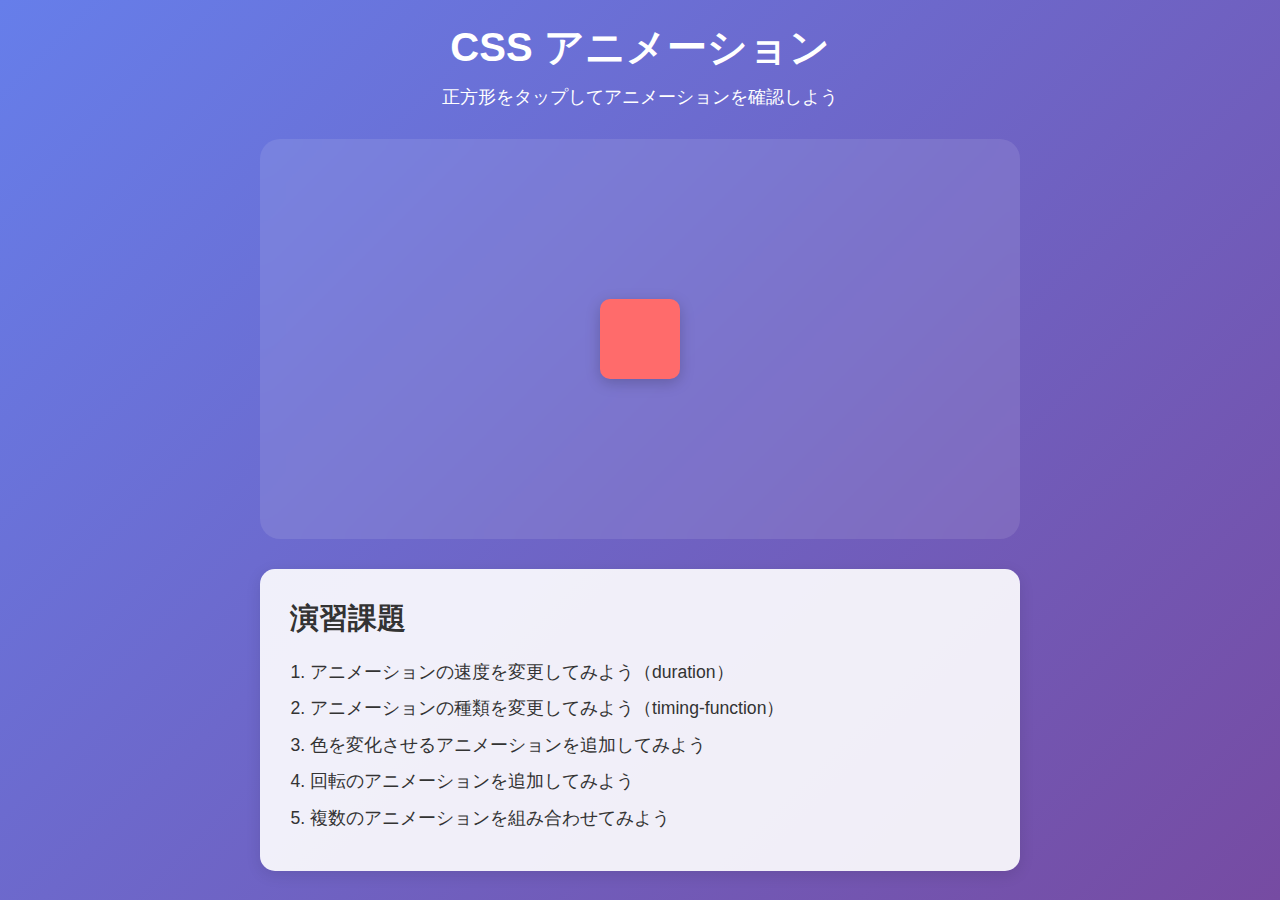
<file: index.html>
<!doctype html>
<html lang="ja">
    <head>
        <meta charset="UTF-8" />
        <meta name="viewport" content="width=device-width, initial-scale=1.0" />
        <title>CSS Animation 教材</title>
        <style>
            /* 基本スタイル - 編集不要 */
            * {
                margin: 0;
                padding: 0;
                box-sizing: border-box;
            }

            body {
                font-family: "Arial", sans-serif;
                background: linear-gradient(135deg, #667eea 0%, #764ba2 100%);
                min-height: 100vh;
                color: #333;
            }

            .container {
                max-width: 800px;
                margin: 0 auto;
                padding: 20px;
                text-align: center;
            }

            h1 {
                color: white;
                margin-bottom: 10px;
                font-size: 2.5rem;
            }

            p {
                color: white;
                margin-bottom: 30px;
                font-size: 1.1rem;
            }

            /* アニメーションエリア */
            .animation-area {
                display: flex;
                justify-content: center;
                align-items: center;
                height: 400px;
                background: rgba(255, 255, 255, 0.1);
                border-radius: 20px;
                backdrop-filter: blur(10px);
                margin-bottom: 30px;
            }

            /* 正方形の基本スタイル */
            .square {
                width: 80px;
                height: 80px;
                background-color: #ff6b6b;
                border-radius: 10px;
                cursor: pointer;
                transition: transform 0.1s ease;
                box-shadow: 0 4px 15px rgba(0, 0, 0, 0.2);
            }

            /* ホバー効果 */
            .square:hover {
                transform: scale(1.05);
            }

            /* 指示書のスタイル */
            .instructions {
                background: rgba(255, 255, 255, 0.9);
                padding: 30px;
                border-radius: 15px;
                text-align: left;
                box-shadow: 0 4px 15px rgba(0, 0, 0, 0.1);
            }

            .instructions h2 {
                margin-bottom: 20px;
                color: #333;
                font-size: 1.8rem;
            }

            .instructions ol {
                padding-left: 20px;
            }

            .instructions li {
                margin-bottom: 10px;
                font-size: 1.1rem;
                line-height: 1.5;
            }

            /* iPad最適化 */
            @media (max-width: 1024px) {
                .container {
                    padding: 25px;
                }
            }
        </style>
        <link rel="stylesheet" href="style.css" />
    </head>
    <body>
        <div class="container">
            <h1>CSS アニメーション</h1>
            <p>正方形をタップしてアニメーションを確認しよう</p>

            <div class="animation-area">
                <div class="square" id="animatedSquare"></div>
            </div>

            <div class="instructions">
                <h2>演習課題</h2>
                <ol>
                    <li>アニメーションの速度を変更してみよう（duration）</li>
                    <li>
                        アニメーションの種類を変更してみよう（timing-function）
                    </li>
                    <li>色を変化させるアニメーションを追加してみよう</li>
                    <li>回転のアニメーションを追加してみよう</li>
                    <li>複数のアニメーションを組み合わせてみよう</li>
                </ol>
            </div>
        </div>

        <script src="script.js"></script>
    </body>
</html>
</file>
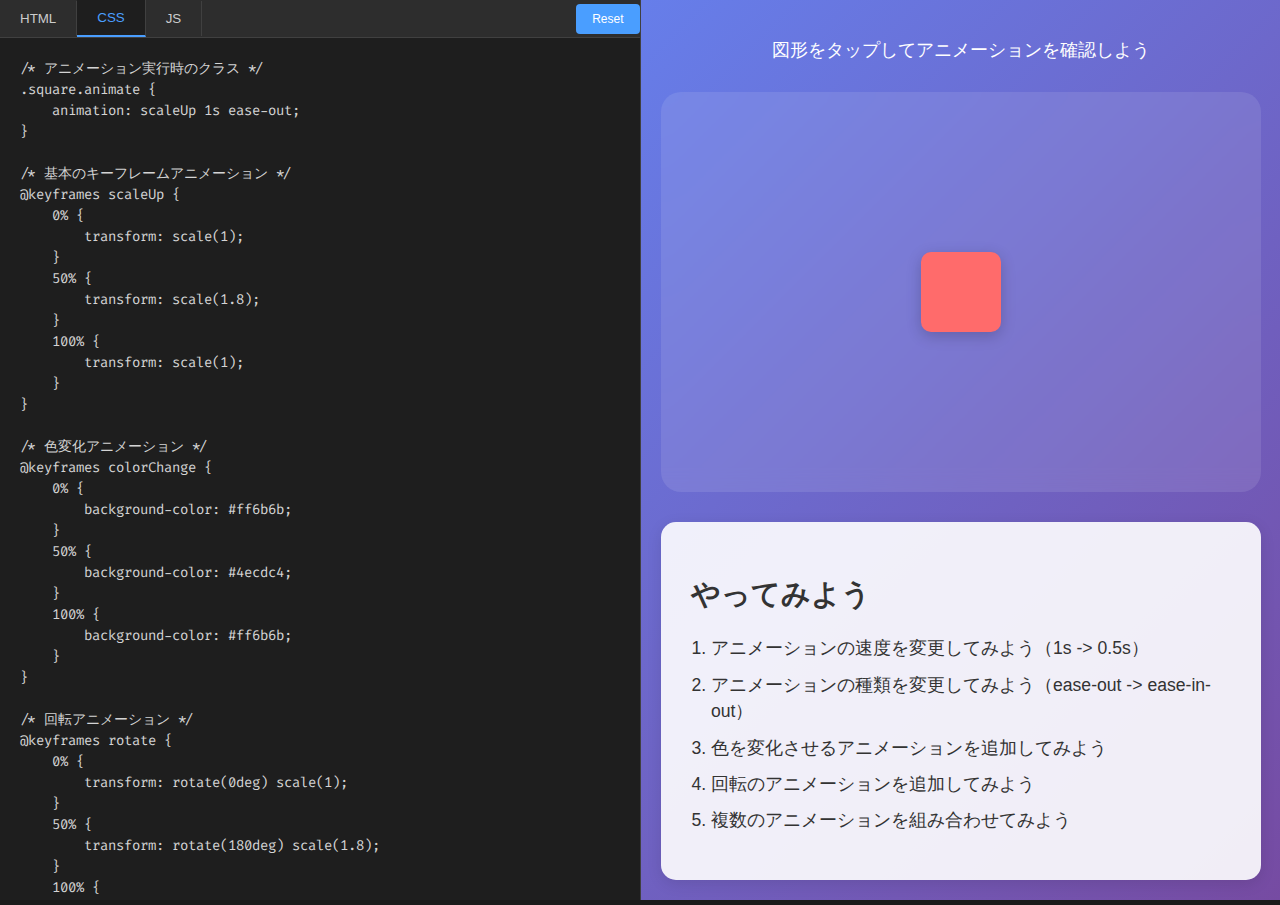
<file: editor/index.html>
<!doctype html>
<html lang="ja">
    <head>
        <meta charset="UTF-8" />
        <meta name="viewport" content="width=device-width, initial-scale=1.0" />
        <title>CSS Animation Simple Editor</title>
        <link rel="preconnect" href="https://fonts.googleapis.com" />
        <link rel="preconnect" href="https://fonts.gstatic.com" crossorigin />
        <link
            href="https://fonts.googleapis.com/css2?family=Fira+Code:wght@300;400;500;600;700&display=swap"
            rel="stylesheet"
        />
        <link rel="stylesheet" href="style.css" />
    </head>
    <body>
        <div class="main-container">
            <div class="editor-panel">
                <div class="tabs">
                    <button class="tab" onclick="switchTab('html')">
                        HTML
                    </button>
                    <button class="tab active" onclick="switchTab('css')">
                        CSS
                    </button>
                    <button class="tab" onclick="switchTab('js')">JS</button>
                    <button class="btn reset-btn" onclick="resetCode()">
                        Reset
                    </button>
                </div>

                <div class="editor-content">
                    <textarea
                        class="code-editor hidden"
                        id="htmlEditor"
                        spellcheck="false"
                    ></textarea>

                    <textarea
                        class="code-editor"
                        id="cssEditor"
                        spellcheck="false"
                    ></textarea>

                    <textarea
                        class="code-editor hidden"
                        id="jsEditor"
                        spellcheck="false"
                    ></textarea>
                </div>
            </div>

            <div class="preview-panel">
                <iframe class="preview-frame" id="preview"></iframe>
            </div>
        </div>

        <script src="templates.js"></script>
        <script src="script.js"></script>
    </body>
</html>
</file>
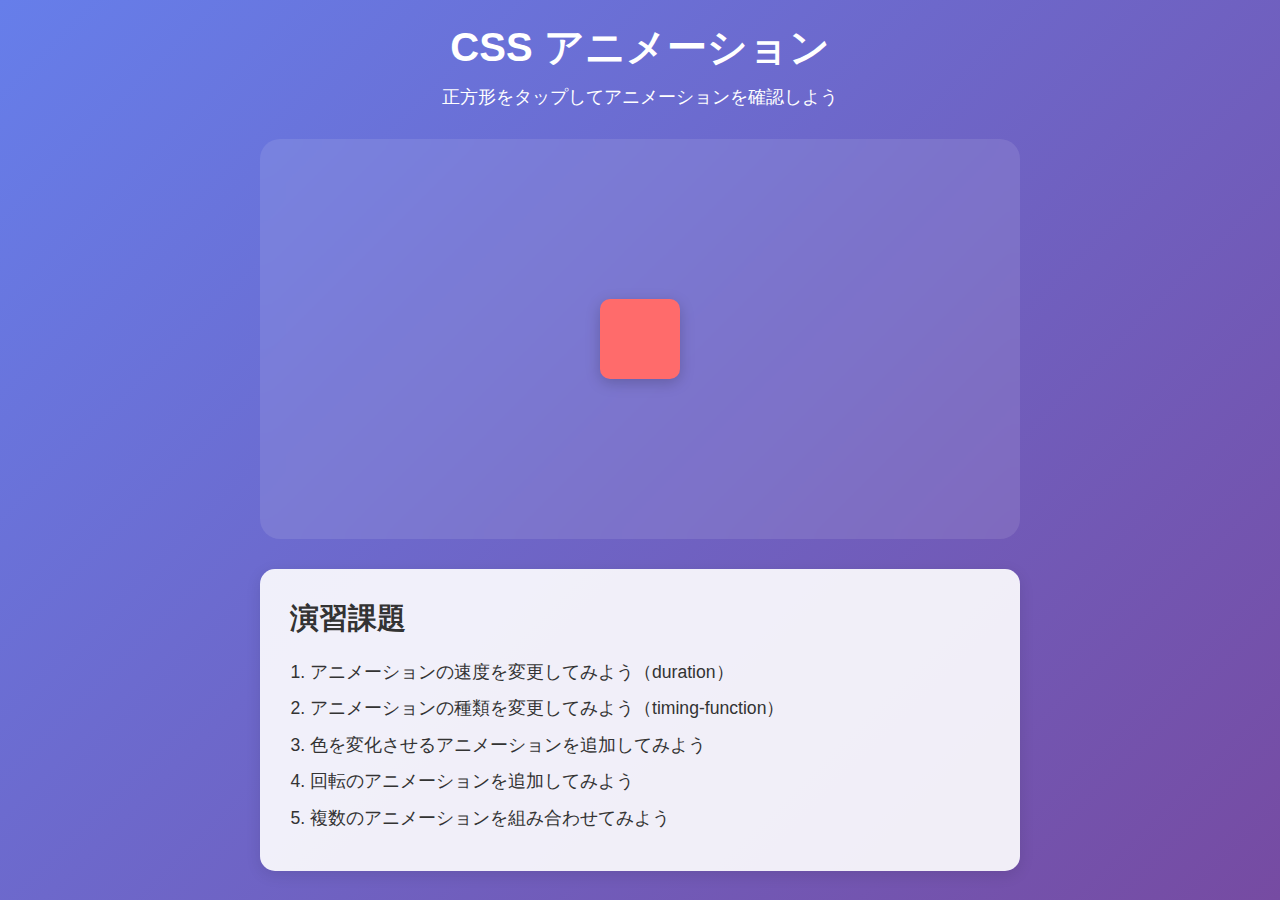
<file: static/index.html>
<!doctype html>
<html lang="ja">
    <head>
        <meta charset="UTF-8" />
        <meta name="viewport" content="width=device-width, initial-scale=1.0" />
        <title>CSS Animation</title>
        <style>
            /* 基本スタイル - 編集不要 */
            * {
                margin: 0;
                padding: 0;
                box-sizing: border-box;
            }

            body {
                font-family: "Arial", sans-serif;
                background: linear-gradient(135deg, #667eea 0%, #764ba2 100%);
                min-height: 100vh;
                color: #333;
            }

            .container {
                max-width: 800px;
                margin: 0 auto;
                padding: 20px;
                text-align: center;
            }

            h1 {
                color: white;
                margin-bottom: 10px;
                font-size: 2.5rem;
            }

            p {
                color: white;
                margin-bottom: 30px;
                font-size: 1.1rem;
            }

            /* アニメーションエリア */
            .animation-area {
                display: flex;
                justify-content: center;
                align-items: center;
                height: 400px;
                background: rgba(255, 255, 255, 0.1);
                border-radius: 20px;
                backdrop-filter: blur(10px);
                margin-bottom: 30px;
            }

            /* 正方形の基本スタイル */
            .square {
                width: 80px;
                height: 80px;
                background-color: #ff6b6b;
                border-radius: 10px;
                cursor: pointer;
                transition: transform 0.1s ease;
                box-shadow: 0 4px 15px rgba(0, 0, 0, 0.2);
            }

            /* ホバー効果 */
            .square:hover {
                transform: scale(1.05);
            }

            /* 指示書のスタイル */
            .instructions {
                background: rgba(255, 255, 255, 0.9);
                padding: 30px;
                border-radius: 15px;
                text-align: left;
                box-shadow: 0 4px 15px rgba(0, 0, 0, 0.1);
            }

            .instructions h2 {
                margin-bottom: 20px;
                color: #333;
                font-size: 1.8rem;
            }

            .instructions ol {
                padding-left: 20px;
            }

            .instructions li {
                margin-bottom: 10px;
                font-size: 1.1rem;
                line-height: 1.5;
            }

            /* iPad最適化 */
            @media (max-width: 1024px) {
                .container {
                    padding: 25px;
                }
            }
        </style>
        <link rel="stylesheet" href="style.css" />
    </head>
    <body>
        <div class="container">
            <h1>CSS アニメーション</h1>
            <p>正方形をタップしてアニメーションを確認しよう</p>

            <div class="animation-area">
                <div class="square" id="animatedSquare"></div>
            </div>

            <div class="instructions">
                <h2>演習課題</h2>
                <ol>
                    <li>アニメーションの速度を変更してみよう（duration）</li>
                    <li>
                        アニメーションの種類を変更してみよう（timing-function）
                    </li>
                    <li>色を変化させるアニメーションを追加してみよう</li>
                    <li>回転のアニメーションを追加してみよう</li>
                    <li>複数のアニメーションを組み合わせてみよう</li>
                </ol>
            </div>
        </div>

        <script src="script.js"></script>
    </body>
</html>
</file>
<file: editor/style.css>
* {
    margin: 0;
    padding: 0;
    box-sizing: border-box;
}

body {
    font-family: "Fira Code", monospace;
    background: #1a1a1a;
    color: #fff;
    height: 100vh;
    overflow: hidden;
}

.btn {
    background: #4a9eff;
    color: white;
    border: none;
    padding: 8px 16px;
    border-radius: 4px;
    cursor: pointer;
    font-size: 12px;
    margin-left: 10px;
}

.btn:hover {
    background: #357abd;
}

.reset-btn {
    margin-left: auto;
    margin-right: 0;
}

.main-container {
    display: flex;
    height: 100vh;
}

.editor-panel {
    flex: 1;
    display: flex;
    flex-direction: column;
    background: #1e1e1e;
    border-right: 1px solid #404040;
}

.preview-panel {
    flex: 1;
    background: #fff;
}

.tabs {
    display: flex;
    align-items: center;
    background: #2d2d2d;
    border-bottom: 1px solid #404040;
}

.tab {
    padding: 10px 20px;
    cursor: pointer;
    background: #2d2d2d;
    color: #ccc;
    border: none;
    border-right: 1px solid #404040;
}

.tab.active {
    background: #1e1e1e;
    color: #4a9eff;
    border-bottom: 2px solid #4a9eff;
}

.tab:hover {
    background: #353535;
}

.editor-content {
    flex: 1;
    position: relative;
}

.code-editor {
    width: 100%;
    height: 100%;
    background: #1e1e1e;
    color: #d4d4d4;
    border: none;
    outline: none;
    padding: 20px;
    font-family: "Fira Code", monospace;
    font-size: 14px;
    line-height: 1.5;
    resize: none;
}

.hidden {
    display: none;
}

.preview-frame {
    width: 100%;
    height: 100%;
    border: none;
    background: white;
}

/* iPad縦向け最適化 */
@media (max-width: 1024px) {
    .tabs {
        padding: 0 10px;
    }

    .tab {
        padding: 12px 16px;
        font-size: 14px;
    }

    .reset-btn {
        padding: 10px 20px;
        font-size: 13px;
        margin-right: 10px;
    }

    .code-editor {
        font-size: 16px; /* prevent zoom on iPad */
        padding: 15px;
    }
}

/* iPhone/小画面最適化 */
@media (max-width: 768px) {
    .main-container {
        flex-direction: column;
    }
    .editor-panel,
    .preview-panel {
        flex: none;
        height: 50%;
    }

    .tab {
        padding: 10px 12px;
        font-size: 13px;
    }

    .reset-btn {
        padding: 8px 16px;
        font-size: 12px;
    }
}
</file>
<file: style.css>
/* CSS Animation 課題編集用CSS */

/* 正方形のアニメーション実行時のクラス */
.square.animate {
    animation: scaleUp 1s ease-out;
}

/* 基本のキーフレームアニメーション */
@keyframes scaleUp {
    0% {
        transform: scale(1);
    }
    50% {
        transform: scale(1.8);
    }
    100% {
        transform: scale(1);
    }
}

/* ========== 演習課題用アニメーション ========== */

/* 課題1: 速度変更の例 */
/*
.square.animate {
    animation: scaleUp 0.5s ease-out;
}
*/
/* 課題2: アニメーション種類変更の例 */
/*
.square.animate {
    animation: scaleUp 1s ease-in-out;
}
*/

/* 課題3: 色変化アニメーション */
@keyframes colorChange {
    0% {
        background-color: #ff6b6b;
    }
    50% {
        background-color: #4ecdc4;
    }
    100% {
        background-color: #ff6b6b;
    }
}
/*
.square.animate {
    animation:
        scaleUp 1s ease-out,
        colorChange 1s ease-out;
}
*/
/* 課題4: 回転アニメーション */
@keyframes rotate {
    0% {
        transform: rotate(0deg) scale(1);
    }
    50% {
        transform: rotate(180deg) scale(1.8);
    }
    100% {
        transform: rotate(360deg) scale(1);
    }
}
/*
.square.animate {
    animation: rotate 1s ease-out;
}
*/
/* 課題5: 複数アニメーション組み合わせ */
@keyframes complexAnimation {
    0% {
        transform: rotate(0deg) scale(1);
        background-color: #ff6b6b;
        border-radius: 10px;
    }
    25% {
        transform: rotate(90deg) scale(1.5);
        background-color: #4ecdc4;
        border-radius: 50%;
    }
    75% {
        transform: rotate(270deg) scale(1.8);
        background-color: #45b7d1;
        border-radius: 20px;
    }
    100% {
        transform: rotate(360deg) scale(1);
        background-color: #ff6b6b;
        border-radius: 10px;
    }
}
/*
.square.animate {
    animation: complexAnimation 2s ease-in-out;
}*/
</file>
<file: static/style.css>
/* CSS Animation 課題編集用CSS */

/* 正方形のアニメーション実行時のクラス */
.square.animate {
    animation: scaleUp 0.5s ease-out;
}

/* 基本のキーフレームアニメーション */
@keyframes scaleUp {
    0% {
        transform: scale(1);
    }
    50% {
        transform: scale(1.8);
    }
    100% {
        transform: scale(1);
    }
}

/* ========== 演習課題用アニメーション ========== */

/* 課題1: 速度変更の例 */
/*
.square.animate {
    animation: scaleUp 0.5s ease-out;
}
*/
/* 課題2: アニメーション種類変更の例 */
/*
.square.animate {
    animation: scaleUp 1s ease-in-out;
}
*/

/* 課題3: 色変化アニメーション */
@keyframes colorChange {
    0% {
        background-color: #ff6b6b;
    }
    50% {
        background-color: #4ecdc4;
    }
    100% {
        background-color: #ff6b6b;
    }
}
/*
.square.animate {
    animation:
        scaleUp 1s ease-out,
        colorChange 1s ease-out;
}
*/
/* 課題4: 回転アニメーション */
@keyframes rotate {
    0% {
        transform: rotate(0deg) scale(1);
    }
    50% {
        transform: rotate(180deg) scale(1.8);
    }
    100% {
        transform: rotate(360deg) scale(1);
    }
}
/*
.square.animate {
    animation: rotate 1s ease-out;
}
*/
/* 課題5: 複数アニメーション組み合わせ */
@keyframes complexAnimation {
    0% {
        transform: rotate(0deg) scale(1);
        background-color: #ff6b6b;
        border-radius: 10px;
    }
    25% {
        transform: rotate(90deg) scale(1.5);
        background-color: #4ecdc4;
        border-radius: 50%;
    }
    75% {
        transform: rotate(270deg) scale(1.8);
        background-color: #45b7d1;
        border-radius: 20px;
    }
    100% {
        transform: rotate(360deg) scale(1);
        background-color: #ff6b6b;
        border-radius: 10px;
    }
}
/*
.square.animate {
    animation: complexAnimation 2s ease-in-out;
}*/
</file>
